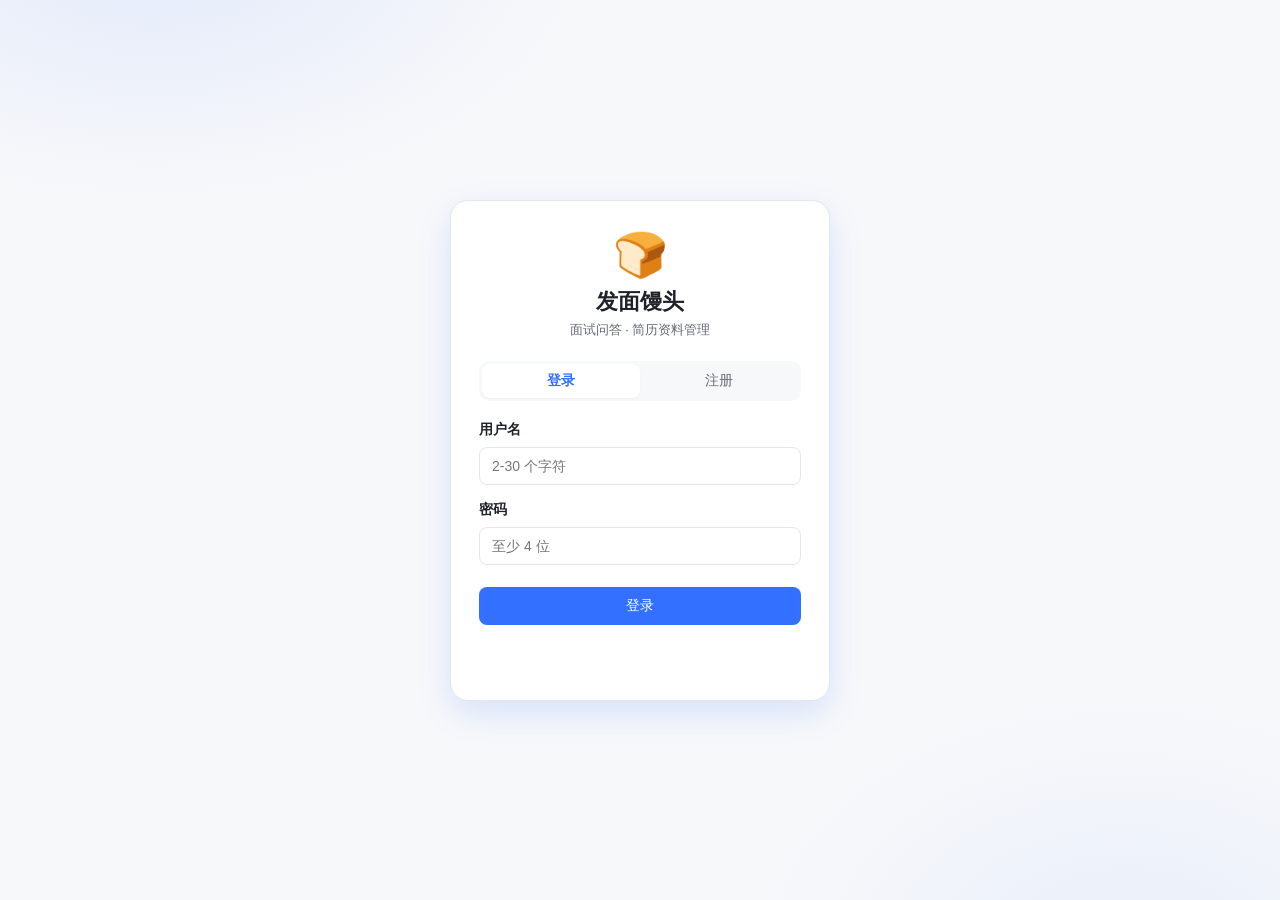
<file: static/login.html>
<!DOCTYPE html>
<html lang="zh-CN">
<head>
  <meta charset="utf-8">
  <meta name="viewport" content="width=device-width, initial-scale=1, maximum-scale=1">
  <title>登录 - 发面馒头</title>
  <link rel="stylesheet" href="/static/style.css">
</head>
<body class="auth-body">
  <div class="auth-card">
    <div class="auth-logo">🍞</div>
    <h1 class="auth-title">发面馒头</h1>
    <p class="auth-sub">面试问答 · 简历资料管理</p>
    <div class="auth-tabs">
      <button class="auth-tab active" id="tabLogin" type="button">登录</button>
      <button class="auth-tab" id="tabRegister" type="button">注册</button>
    </div>
    <form id="authForm">
      <div class="field">
        <label>用户名</label>
        <input type="text" id="username" placeholder="2-30 个字符" autocomplete="username">
      </div>
      <div class="field">
        <label>密码</label>
        <input type="password" id="password" placeholder="至少 4 位" autocomplete="current-password">
      </div>
      <button class="btn auth-submit" id="submitBtn" type="submit">登录</button>
    </form>
    <p class="auth-err" id="authErr"></p>
  </div>

  <script>
    const $ = (id) => document.getElementById(id);
    let mode = "login";

    function setMode(m) {
      mode = m;
      $("tabLogin").classList.toggle("active", m === "login");
      $("tabRegister").classList.toggle("active", m === "register");
      $("submitBtn").textContent = m === "login" ? "登录" : "注册";
      $("authErr").textContent = "";
    }
    $("tabLogin").addEventListener("click", () => setMode("login"));
    $("tabRegister").addEventListener("click", () => setMode("register"));

    $("authForm").addEventListener("submit", async (e) => {
      e.preventDefault();
      const username = $("username").value.trim();
      const password = $("password").value;
      if (!username || !password) { $("authErr").textContent = "请填写用户名和密码"; return; }
      $("submitBtn").disabled = true;
      try {
        const res = await fetch("/api/" + mode, {
          method: "POST",
          headers: { "Content-Type": "application/json" },
          body: JSON.stringify({ username, password }),
        });
        const data = await res.json().catch(() => ({}));
        if (res.ok) {
          location.href = "/";
        } else {
          $("authErr").textContent = data.detail || "操作失败，请重试";
        }
      } catch (err) {
        $("authErr").textContent = "网络错误：" + err.message;
      } finally {
        $("submitBtn").disabled = false;
      }
    });
  </script>
</body>
</html>
</file>
<file: static/style.css>
:root {
  --primary: #3370ff;
  --primary-dark: #245bdb;
  --primary-light: #6b9bff;
  --blue-50: #eaf2ff;
  --blue-100: #d6e4ff;
  --bg: #f7f8fa;
  --card: #ffffff;
  --text: #1f2329;
  --text-soft: #3a3f47;
  --muted: #646a73;
  --border: #e5e6eb;
  --danger: #f54a45;
  --ok: #00b42a;
  --shadow-sm: 0 1px 2px rgba(31, 35, 41, 0.04);
  --shadow: 0 4px 16px rgba(31, 35, 41, 0.06);
  --shadow-lg: 0 12px 32px rgba(51, 112, 255, 0.16);
  --ring: 0 0 0 4px rgba(51, 112, 255, 0.12);
}

* { box-sizing: border-box; }

html, body {
  margin: 0;
  padding: 0;
  color: var(--text);
  font-family: -apple-system, BlinkMacSystemFont, "Segoe UI", "PingFang SC",
    "Microsoft YaHei", Roboto, sans-serif;
  -webkit-font-smoothing: antialiased;
  text-rendering: optimizeLegibility;
  background: var(--bg);
}

/* ---------- 顶部导航 ---------- */
.navbar {
  position: sticky;
  top: 0;
  z-index: 20;
  display: flex;
  align-items: center;
  justify-content: space-between;
  background: rgba(255, 255, 255, 0.9);
  backdrop-filter: saturate(180%) blur(10px);
  -webkit-backdrop-filter: saturate(180%) blur(10px);
  border-bottom: 1px solid var(--border);
  padding: 0 22px;
  height: 58px;
}
.brand {
  display: inline-flex;
  align-items: center;
  gap: 9px;
  font-size: 16px;
  font-weight: 700;
  letter-spacing: -0.2px;
  text-decoration: none;
  white-space: nowrap;
  color: var(--text);
}
.brand-logo {
  flex-shrink: 0;
  filter: drop-shadow(0 2px 4px rgba(51, 112, 255, 0.3));
}
.nav-links { display: flex; gap: 4px; }
.nav-links a {
  color: var(--muted);
  text-decoration: none;
  padding: 7px 14px;
  border-radius: 8px;
  font-size: 14px;
  font-weight: 500;
  white-space: nowrap;
  transition: color 0.15s, background 0.15s;
}
.nav-links a:hover { background: var(--bg); color: var(--text); }
.nav-links a.active {
  background: var(--blue-50);
  color: var(--primary);
  font-weight: 600;
}

.hamburger {
  display: none;
  background: none;
  border: none;
  cursor: pointer;
  padding: 8px;
}
.hamburger span {
  display: block;
  width: 22px;
  height: 2px;
  background: var(--text);
  margin: 4px 0;
  border-radius: 2px;
  transition: 0.2s;
}

@media (max-width: 640px) {
  .hamburger { display: block; }
  .nav-links {
    display: none;
    position: absolute;
    top: 58px;
    left: 0;
    right: 0;
    flex-direction: column;
    background: var(--card);
    border-bottom: 1px solid var(--border);
    box-shadow: var(--shadow);
    padding: 8px;
  }
  .nav-links.open { display: flex; }
  .nav-links a { padding: 12px; }
  .nav-links .nav-user { padding: 12px; border-left: none; margin-left: 0; }
  .nav-links .nav-logout { padding: 12px; text-align: left; }
}

/* ---------- 容器 ---------- */
.container {
  max-width: 820px;
  margin: 0 auto;
  padding: 20px 16px 48px;
}

.card {
  background: var(--card);
  border: 1px solid var(--border);
  border-radius: 16px;
  padding: 20px;
  margin-bottom: 16px;
}

/* ---------- 全屏布局（首页） ---------- */
.layout {
  display: flex;
  height: calc(100vh - 58px);
  overflow: hidden;
}
.sidebar {
  width: 232px;
  flex-shrink: 0;
  background: #fff;
  border-right: 1px solid var(--border);
  padding: 16px;
  overflow-y: auto;
}
.sidebar::-webkit-scrollbar { width: 6px; }
.sidebar::-webkit-scrollbar-track { background: transparent; }
.sidebar::-webkit-scrollbar-thumb { background: #d7dae2; border-radius: 3px; }
.sidebar::-webkit-scrollbar-thumb:hover { background: #b9bdc7; }
.sidebar-head {
  margin-bottom: 12px;
  padding-bottom: 10px;
  border-bottom: 1px solid var(--border);
}
.sidebar-title {
  font-size: 14px;
  font-weight: 700;
  letter-spacing: -0.1px;
}
.sidebar-desc {
  display: block;
  font-size: 11px;
  color: var(--muted);
  margin-top: 3px;
}
.collection-bar {
  display: flex;
  align-items: center;
  gap: 6px;
  margin: 10px 0;
}
.collection-select {
  flex: 1;
  min-width: 0;
  height: 32px;
  border: 1px solid var(--border);
  border-radius: 8px;
  padding: 0 8px;
  font-size: 13px;
  font-family: inherit;
  background: #fff;
  color: var(--text);
  cursor: pointer;
  transition: border-color 0.15s, box-shadow 0.15s;
}
.collection-select:focus {
  outline: none;
  border-color: var(--primary);
  box-shadow: var(--ring);
}
.icon-btn {
  flex-shrink: 0;
  width: 32px;
  height: 32px;
  border: 1px solid var(--border);
  border-radius: 8px;
  background: #fff;
  color: var(--text-soft);
  cursor: pointer;
  font-size: 15px;
  line-height: 1;
  display: flex;
  align-items: center;
  justify-content: center;
  transition: background 0.15s, color 0.15s, border-color 0.15s;
}
.icon-btn:hover { background: var(--bg); border-color: var(--primary-light); }
.icon-btn.danger:hover { background: #fef3f2; color: var(--danger); border-color: #fde0de; }
.chat-panel {
  flex: 1;
  min-width: 0;
  display: flex;
  flex-direction: column;
  background:
    radial-gradient(720px 420px at 12% -6%, rgba(51, 112, 255, 0.07), transparent 60%),
    radial-gradient(620px 420px at 88% 106%, rgba(107, 155, 255, 0.06), transparent 60%),
    var(--bg);
}
.chat-head {
  display: flex;
  align-items: center;
  justify-content: space-between;
  padding: 16px 28px;
  font-size: 17px;
  font-weight: 600;
  background: #fff;
  border-bottom: 1px solid var(--border);
  letter-spacing: -0.1px;
}

h1 { font-size: 21px; margin: 0 0 14px; letter-spacing: -0.2px; }
h2 { font-size: 16px; margin: 0 0 12px; letter-spacing: -0.1px; }
.muted { color: var(--muted); font-size: 13px; }

.model-badge {
  display: inline-block;
  font-size: 12px;
  font-weight: 500;
  color: var(--primary);
  background: var(--blue-50);
  padding: 3px 10px;
  border-radius: 999px;
  vertical-align: middle;
}

/* ---------- 按钮 / 输入 ---------- */
.btn {
  display: inline-flex;
  align-items: center;
  justify-content: center;
  gap: 6px;
  background: var(--primary);
  color: #fff;
  border: none;
  border-radius: 8px;
  padding: 9px 18px;
  font-size: 14px;
  font-weight: 500;
  cursor: pointer;
  min-height: 38px;
  transition: background 0.15s, opacity 0.15s, transform 0.1s;
}
.btn:hover { background: var(--primary-dark); }
.btn:active { transform: scale(0.98); }
.btn:disabled { opacity: 0.5; cursor: not-allowed; transform: none; }
.btn.secondary {
  background: #fff;
  color: var(--text);
  border: 1px solid var(--border);
}
.btn.secondary:hover { background: var(--bg); }
.btn.danger {
  background: #fff;
  color: var(--danger);
  border: 1px solid #fde0de;
}
.btn.danger:hover { background: #fef3f2; }
.btn.small { padding: 5px 11px; min-height: 30px; font-size: 13px; }

input[type="text"],
input[type="password"],
textarea {
  width: 100%;
  border: 1px solid var(--border);
  border-radius: 8px;
  padding: 10px 12px;
  font-size: 14px;
  font-family: inherit;
  background: #fff;
  color: var(--text);
  transition: border-color 0.15s, box-shadow 0.15s;
}
input:focus, textarea:focus {
  outline: none;
  border-color: var(--primary);
  box-shadow: var(--ring);
}

/* ---------- 上传区 ---------- */
.upload-zone {
  border: 1.5px dashed #d3d9e6;
  border-radius: 12px;
  padding: 18px 12px;
  text-align: center;
  background: linear-gradient(180deg, #fbfcfe 0%, #f3f7ff 100%);
  cursor: pointer;
  transition: border-color 0.2s, box-shadow 0.2s, background 0.2s;
}
.upload-zone:hover {
  border-color: var(--primary-light);
  box-shadow: 0 5px 16px rgba(51, 112, 255, 0.10);
}
.upload-zone.dragover {
  border-color: var(--primary);
  background: var(--blue-50);
  box-shadow: 0 7px 20px rgba(51, 112, 255, 0.16);
}
.upload-zone-icon {
  display: inline-flex;
  align-items: center;
  justify-content: center;
  width: 38px;
  height: 38px;
  border-radius: 11px;
  background: linear-gradient(135deg, #3370ff, #6b9bff);
  color: #fff;
  margin-bottom: 10px;
  box-shadow: 0 5px 12px rgba(51, 112, 255, 0.28);
  transition: transform 0.2s;
}
.upload-zone:hover .upload-zone-icon { transform: translateY(-2px); }
.upload-zone-icon svg { width: 18px; height: 18px; }
.upload-zone-title {
  font-size: 13px;
  font-weight: 600;
  color: var(--text);
}
.upload-zone-sub {
  font-size: 11px;
  color: var(--muted);
  margin-top: 4px;
}

.file-section-head {
  display: flex;
  align-items: center;
  justify-content: space-between;
  font-size: 12px;
  font-weight: 600;
  color: var(--text-soft);
  margin: 14px 0 8px;
}
.file-count {
  display: inline-flex;
  align-items: center;
  justify-content: center;
  min-width: 18px;
  height: 18px;
  padding: 0 5px;
  border-radius: 999px;
  background: var(--blue-50);
  color: var(--primary);
  font-size: 11px;
  font-weight: 600;
}
.file-list { margin-top: 0; }
.file-empty { text-align: center; margin-top: 12px; }
.file-item {
  display: flex;
  align-items: center;
  gap: 8px;
  padding: 8px 10px;
  border: 1px solid var(--border);
  border-radius: 9px;
  margin-bottom: 6px;
  background: #fff;
  transition: border-color 0.15s, box-shadow 0.15s;
}
.file-item:hover { border-color: var(--primary-light); box-shadow: var(--shadow-sm); }
.file-icon {
  width: 30px;
  height: 30px;
  flex-shrink: 0;
  display: flex;
  align-items: center;
  justify-content: center;
  border-radius: 7px;
  background: var(--blue-50);
  font-size: 15px;
}
.file-icon.pdf { background: #fef0f0; }
.file-icon.docx { background: #eef4ff; }
.file-icon.img { background: #f0faf3; }
.file-meta { flex: 1; min-width: 0; display: flex; flex-direction: column; gap: 1px; }
.file-meta .name {
  font-size: 12px;
  font-weight: 500;
  color: var(--text);
  white-space: nowrap;
  overflow: hidden;
  text-overflow: ellipsis;
}
.file-meta .size { font-size: 10px; color: var(--muted); }
.del-file {
  flex-shrink: 0;
  width: 24px;
  height: 24px;
  border: none;
  border-radius: 50%;
  background: transparent;
  color: var(--muted);
  cursor: pointer;
  font-size: 13px;
  line-height: 1;
  display: flex;
  align-items: center;
  justify-content: center;
  transition: background 0.15s, color 0.15s;
}
.del-file:hover { background: #fef3f2; color: var(--danger); }

/* ---------- 聊天窗口 ---------- */
.chat-box {
  flex: 1;
  min-height: 0;
  overflow-y: auto;
  padding: 28px 40px;
  background: var(--bg);
}
.chat-box::-webkit-scrollbar { width: 8px; }
.chat-box::-webkit-scrollbar-track { background: transparent; }
.chat-box::-webkit-scrollbar-thumb { background: #d7dae2; border-radius: 4px; }
.chat-box::-webkit-scrollbar-thumb:hover { background: #b9bdc7; }

.msg {
  margin: 0 auto 22px;
  display: flex;
  align-items: flex-start;
  gap: 10px;
  max-width: 960px;
  width: 100%;
  animation: msgIn 0.28s ease;
}
@keyframes msgIn {
  from { opacity: 0; transform: translateY(8px); }
  to { opacity: 1; transform: translateY(0); }
}
.msg .avatar {
  width: 32px;
  height: 32px;
  flex-shrink: 0;
  border-radius: 50%;
  display: flex;
  align-items: center;
  justify-content: center;
}
.msg .avatar.ai { background: #eaf2ff; border: 1px solid #d6e4ff; }
.msg .avatar.user { background: #d6e4ff; color: #3370ff; }
.msg-body {
  flex: 1;
  min-width: 0;
  display: flex;
  flex-direction: column;
  align-items: flex-start;
}
.msg.user { flex-direction: row-reverse; }
.msg.user .msg-body { align-items: flex-end; }
.msg .bubble {
  max-width: 100%;
  padding: 13px 18px;
  border-radius: 14px;
  font-size: 15px;
  line-height: 1.8;
  white-space: pre-wrap;
  word-break: break-word;
}
/* 用户消息：右侧，浅蓝底 */
.msg.user .bubble {
  background: var(--blue-50);
  color: var(--text);
  border-bottom-right-radius: 4px;
}
/* AI 消息：左侧，白底 */
.msg.ai .bubble {
  background: #fff;
  border: 1px solid var(--border);
  border-bottom-left-radius: 4px;
}
.msg .tag {
  font-size: 11px;
  color: var(--muted);
  margin-top: 6px;
}

.empty-state {
  position: relative;
  height: 100%;
  min-height: 320px;
  display: flex;
  flex-direction: column;
  align-items: center;
  justify-content: center;
  text-align: center;
  animation: msgIn 0.4s ease;
}
.empty-logo { margin-bottom: 22px; }
.empty-title {
  font-size: 20px;
  font-weight: 700;
  color: var(--text);
  letter-spacing: -0.1px;
}
.empty-sub {
  font-size: 15px;
  color: var(--muted);
  margin-top: 8px;
}
.empty-float {
  position: absolute;
  color: rgba(51, 112, 255, 0.32);
  line-height: 1;
  animation: floaty 3.6s ease-in-out infinite;
  pointer-events: none;
}
.empty-float.f1 { top: 24%; left: 30%; font-size: 16px; animation-delay: 0s; }
.empty-float.f2 { top: 30%; right: 28%; font-size: 21px; animation-delay: 0.9s; }
.empty-float.f3 { bottom: 26%; left: 27%; font-size: 14px; animation-delay: 1.7s; }
@keyframes floaty {
  0%, 100% { transform: translateY(0); opacity: 0.45; }
  50% { transform: translateY(-11px); opacity: 1; }
}

/* ---------- 输入框（豆包风格圆角大框） ---------- */
.chat-input {
  display: flex;
  align-items: center;
  gap: 6px;
  background: #fff;
  border: 1.5px solid var(--border);
  border-radius: 24px;
  padding: 8px 8px 8px 10px;
  margin: 12px 28px 24px;
  transition: border-color 0.15s, box-shadow 0.15s;
}
.chat-input:focus-within {
  border-color: var(--primary);
  box-shadow: 0 0 0 4px rgba(51, 112, 255, 0.12);
}
.chat-input textarea {
  flex: 1;
  border: none;
  box-shadow: none;
  padding: 8px 0;
  background: transparent;
  resize: none;
  height: 26px;
  max-height: 132px;
  line-height: 1.5;
  font-size: 15px;
}
.chat-input textarea:focus { border: none; box-shadow: none; }
.mic-btn {
  flex-shrink: 0;
  width: 36px;
  height: 36px;
  border: none;
  border-radius: 50%;
  background: transparent;
  color: var(--muted);
  cursor: pointer;
  display: flex;
  align-items: center;
  justify-content: center;
  transition: background 0.15s, color 0.15s, transform 0.1s;
}
.mic-btn:hover { background: var(--bg); color: var(--text); }
.mic-btn:active { transform: scale(0.94); }
.mic-btn.listening {
  color: #fff;
  background: var(--danger);
  animation: micPulse 1.2s ease-in-out infinite;
}
@keyframes micPulse {
  0%, 100% { box-shadow: 0 0 0 0 rgba(245, 74, 69, 0.5); }
  50% { box-shadow: 0 0 0 8px rgba(245, 74, 69, 0); }
}
.chat-input .btn {
  border-radius: 18px;
  min-height: 36px;
  padding: 0 20px;
  white-space: nowrap;
}
.send-btn {
  background: linear-gradient(135deg, #3370ff, #6b9bff);
  box-shadow: 0 4px 12px rgba(51, 112, 255, 0.3);
  gap: 6px;
}
.send-btn:hover {
  background: linear-gradient(135deg, #245bdb, #4a83ff);
  box-shadow: 0 6px 16px rgba(51, 112, 255, 0.38);
}
.send-btn:disabled {
  background: linear-gradient(135deg, #3370ff, #6b9bff);
  box-shadow: none;
}

/* ---------- 缓存管理 ---------- */
.cache-item {
  border: 1px solid var(--border);
  border-radius: 12px;
  padding: 16px;
  margin-bottom: 12px;
  background: #fff;
  transition: border-color 0.2s, box-shadow 0.2s;
}
.cache-item:hover { border-color: #d3d9e6; box-shadow: var(--shadow-sm); }
.cache-item .q {
  font-weight: 600;
  margin-bottom: 10px;
  padding-left: 12px;
  border-left: 3px solid var(--primary);
  line-height: 1.5;
}
.cache-item .a {
  white-space: pre-wrap;
  color: var(--text-soft);
  font-size: 14px;
  line-height: 1.75;
  word-break: break-word;
}
.cache-item .meta {
  color: var(--muted);
  font-size: 12px;
  margin-top: 12px;
  display: flex;
  justify-content: space-between;
  align-items: center;
  flex-wrap: wrap;
  gap: 8px;
}
.cache-item .actions { display: flex; gap: 6px; }
.cache-item textarea {
  width: 100%;
  min-height: 100px;
  margin: 8px 0;
}

/* ---------- 设置 ---------- */
.field { margin-bottom: 16px; }
.field label {
  display: block;
  font-size: 14px;
  margin-bottom: 8px;
  font-weight: 600;
}
.hint { font-size: 12px; color: var(--muted); margin-top: 6px; line-height: 1.6; }

/* ---------- 提示 ---------- */
.toast {
  position: fixed;
  bottom: 26px;
  left: 50%;
  transform: translateX(-50%) translateY(10px);
  background: #1f2329;
  color: #fff;
  padding: 11px 20px;
  border-radius: 10px;
  font-size: 14px;
  z-index: 100;
  opacity: 0;
  pointer-events: none;
  transition: opacity 0.25s, transform 0.25s;
  max-width: 90%;
  box-shadow: 0 8px 24px rgba(0, 0, 0, 0.18);
}
.toast.show { opacity: 1; transform: translateX(-50%) translateY(0); }

/* ---------- 导航栏：当前用户与退出 ---------- */
.nav-user {
  display: inline-flex;
  align-items: center;
  color: var(--text-soft);
  font-size: 14px;
  font-weight: 600;
  padding: 7px 12px;
  white-space: nowrap;
  max-width: 140px;
  overflow: hidden;
  text-overflow: ellipsis;
  border-left: 1px solid var(--border);
  margin-left: 8px;
}
.nav-logout {
  background: none;
  border: none;
  color: var(--muted);
  font-size: 14px;
  font-weight: 500;
  cursor: pointer;
  padding: 7px 12px;
  border-radius: 8px;
  white-space: nowrap;
  transition: background 0.15s, color 0.15s;
}
.nav-logout:hover { background: var(--bg); color: var(--danger); }

/* ---------- 登录 / 注册页 ---------- */
.auth-body {
  min-height: 100vh;
  display: flex;
  align-items: center;
  justify-content: center;
  padding: 24px;
  background:
    radial-gradient(720px 420px at 12% -6%, rgba(51, 112, 255, 0.10), transparent 60%),
    radial-gradient(620px 420px at 88% 106%, rgba(107, 155, 255, 0.10), transparent 60%),
    var(--bg);
}
.auth-card {
  width: 100%;
  max-width: 380px;
  background: var(--card);
  border: 1px solid var(--border);
  border-radius: 18px;
  padding: 32px 28px;
  box-shadow: var(--shadow-lg);
  text-align: center;
}
.auth-logo { font-size: 44px; line-height: 1; margin-bottom: 10px; }
.auth-title { font-size: 22px; font-weight: 700; margin: 0 0 4px; letter-spacing: -0.2px; }
.auth-sub { font-size: 13px; color: var(--muted); margin: 0 0 22px; }
.auth-tabs {
  display: flex;
  background: var(--bg);
  border-radius: 10px;
  padding: 3px;
  margin-bottom: 20px;
}
.auth-tab {
  flex: 1;
  border: none;
  background: transparent;
  padding: 8px 0;
  font-size: 14px;
  font-weight: 500;
  color: var(--muted);
  cursor: pointer;
  border-radius: 8px;
  transition: background 0.15s, color 0.15s;
}
.auth-tab.active {
  background: #fff;
  color: var(--primary);
  font-weight: 600;
  box-shadow: var(--shadow-sm);
}
.auth-card .field { text-align: left; }
.auth-submit { width: 100%; margin-top: 6px; }
.auth-err { min-height: 18px; font-size: 13px; color: var(--danger); margin-top: 12px; }

/* ---------- 手机端抽屉（桌面端隐藏） ---------- */
.resume-btn { display: none; }
.sheet-handle { display: none; }
.sidebar-close { display: none; }
.drawer-backdrop { display: none; }
.sidebar-top { display: flex; align-items: center; justify-content: space-between; }

/* ---------- 响应式：移动端（仿豆包） ---------- */
@media (max-width: 768px) {
  /* 聊天铺满全屏，简历资料收进底部抽屉 */
  .layout { display: block; height: auto; overflow: visible; }
  .chat-panel { height: calc(100vh - 58px); }

  /* 导航栏里的「简历资料」入口 */
  .resume-btn {
    display: inline-flex;
    align-items: center;
    gap: 4px;
    background: var(--blue-50);
    color: var(--primary);
    border: none;
    border-radius: 999px;
    padding: 7px 12px;
    font-size: 13px;
    font-weight: 600;
    cursor: pointer;
    white-space: nowrap;
    margin-left: auto;
    margin-right: 6px;
  }

  /* 简历资料：底部抽屉（默认滑出屏幕外） */
  .sidebar {
    position: fixed;
    left: 0;
    right: 0;
    bottom: 0;
    top: auto;
    width: 100%;
    height: 86vh;
    max-height: 86vh;
    border-right: none;
    border-bottom: none;
    border-radius: 20px 20px 0 0;
    box-shadow: 0 -8px 32px rgba(31, 35, 41, 0.18);
    transform: translateY(100%);
    transition: transform 0.28s ease;
    z-index: 50;
    display: flex;
    flex-direction: column;
    padding: 8px 16px 20px;
  }
  .sidebar.open { transform: translateY(0); }

  /* 抽屉顶部拖拽条 + 关闭按钮 */
  .sheet-handle {
    display: block;
    width: 36px;
    height: 4px;
    border-radius: 2px;
    background: #d7dae2;
    margin: 4px auto 14px;
    flex-shrink: 0;
  }
  .sidebar-close {
    display: inline-flex;
    align-items: center;
    justify-content: center;
    width: 28px;
    height: 28px;
    border: none;
    border-radius: 50%;
    background: var(--bg);
    color: var(--text-soft);
    font-size: 14px;
    cursor: pointer;
  }

  /* 抽屉背景遮罩 */
  .drawer-backdrop {
    display: block;
    position: fixed;
    inset: 0;
    background: rgba(31, 35, 41, 0.4);
    z-index: 45;
    opacity: 0;
    pointer-events: none;
    transition: opacity 0.28s ease;
  }
  .drawer-backdrop.show { opacity: 1; pointer-events: auto; }

  /* 聊天区：加宽气泡、减少留白，回答完整显示 */
  .chat-head { padding: 12px 16px; font-size: 16px; }
  .model-badge { display: none; }
  .chat-box { padding: 18px 14px; }
  .msg { gap: 8px; }
  .msg .avatar { width: 30px; height: 30px; }
  .msg .bubble { padding: 11px 14px; font-size: 15px; line-height: 1.7; }
  .chat-input { margin: 10px 12px 16px; }

  /* 上传框：紧凑横排，减少高度与留白 */
  .upload-zone {
    display: flex;
    align-items: center;
    gap: 12px;
    text-align: left;
    padding: 12px 14px;
  }
  .upload-zone-icon {
    width: 34px;
    height: 34px;
    border-radius: 9px;
    margin-bottom: 0;
    flex-shrink: 0;
  }
  .upload-zone-text { min-width: 0; }

  /* 文件区：与上传框分隔，撑满剩余空间 */
  .file-section-head {
    margin: 18px 0 10px;
    padding-top: 14px;
    border-top: 1px solid var(--border);
  }
  .file-list {
    flex: 1;
    min-height: 0;
    overflow-y: auto;
    display: flex;
    flex-direction: column;
    background: var(--bg);
    border: 1px solid var(--border);
    border-radius: 10px;
    padding: 8px;
  }
  .file-empty { margin: auto; text-align: center; padding: 12px; }
  .file-item { flex-shrink: 0; }
}
</file>
